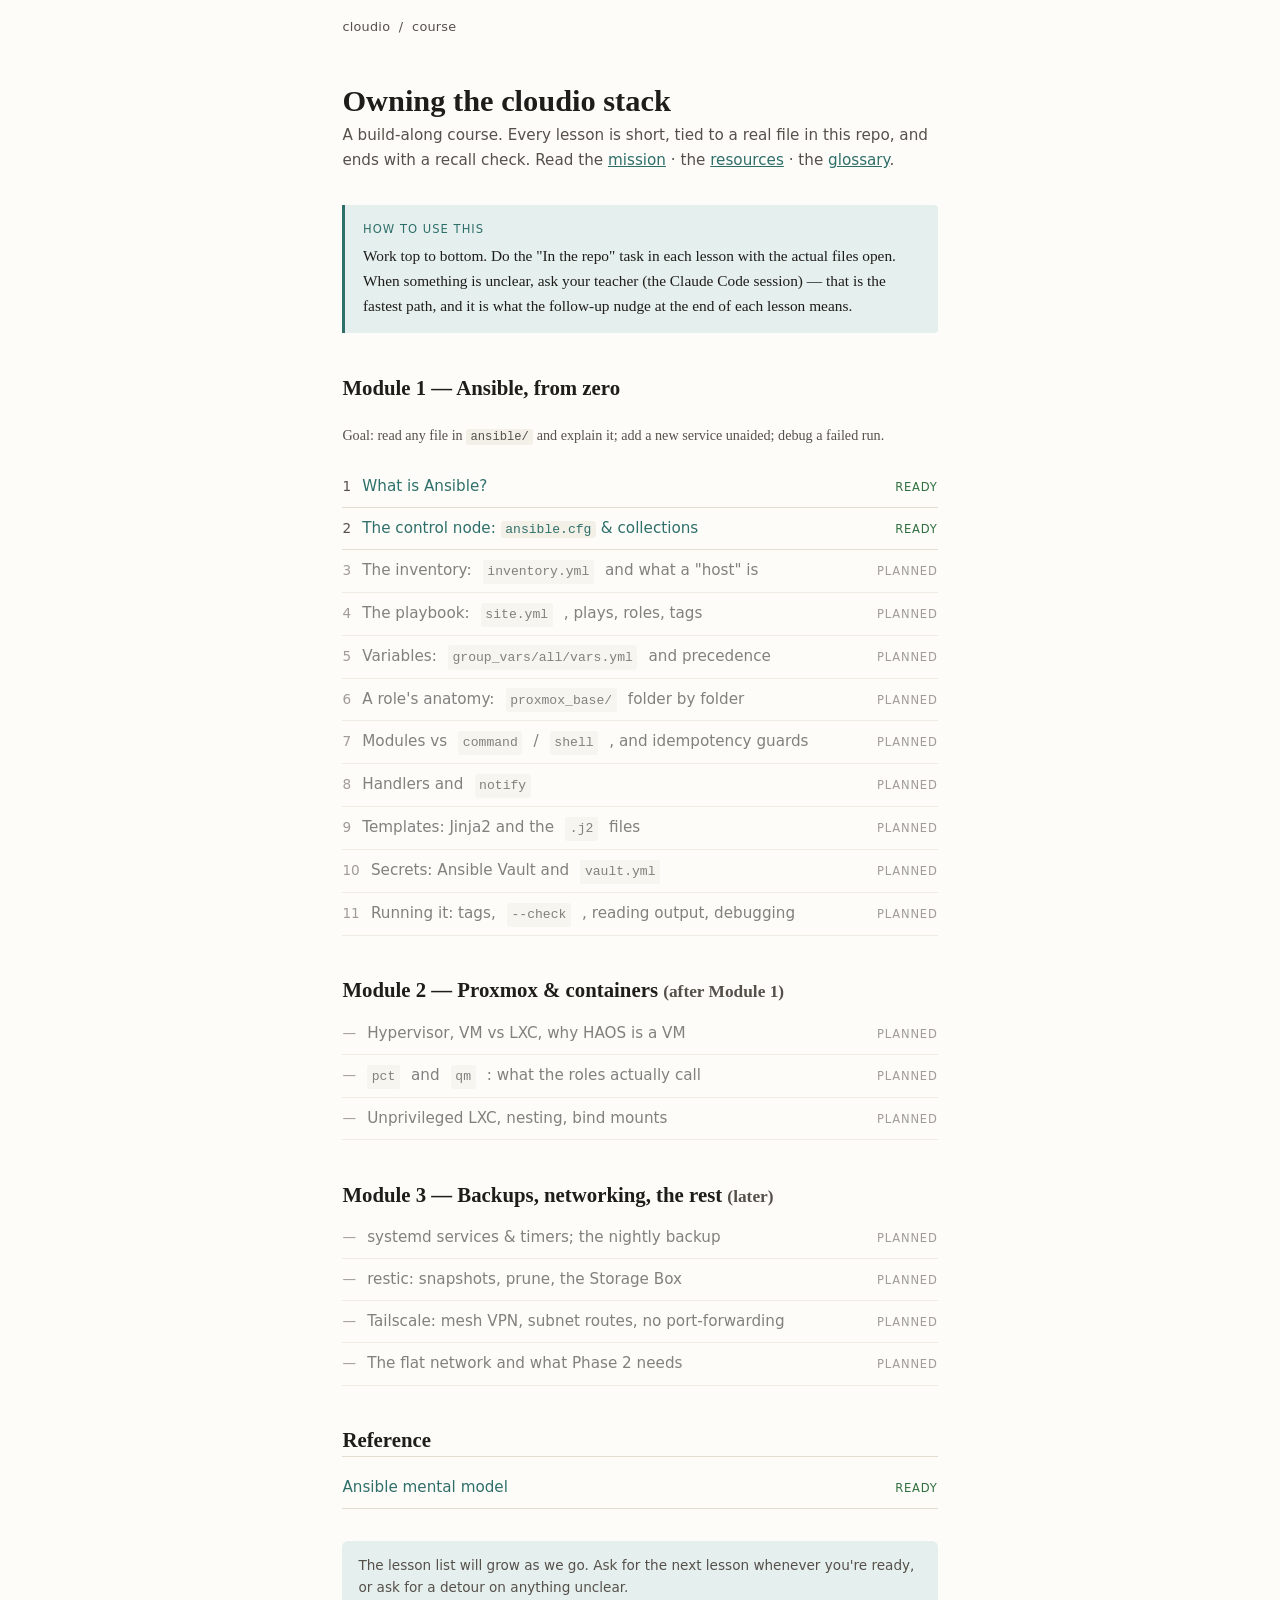
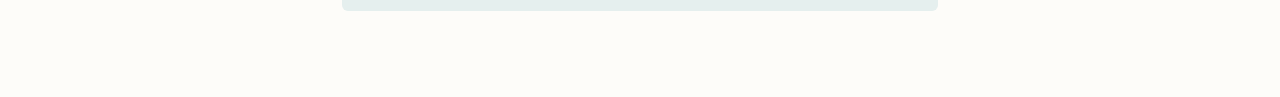
<file: learn/index.html>
<!doctype html>
<html lang="en">
<head>
<meta charset="utf-8">
<meta name="viewport" content="width=device-width, initial-scale=1">
<title>cloudio · course</title>
<link rel="stylesheet" href="assets/course.css">
</head>
<body>
<nav class="crumb">cloudio &nbsp;/&nbsp; course</nav>
<main class="wrap">

<h1>Owning the cloudio stack</h1>
<p class="subtitle">A build-along course. Every lesson is short, tied to a real file
in this repo, and ends with a recall check. Read the
<a href="MISSION.md">mission</a> &middot; the <a href="RESOURCES.md">resources</a>
&middot; the <a href="GLOSSARY.md">glossary</a>.</p>

<div class="callout">
<span class="tag">How to use this</span>
Work top to bottom. Do the "In the repo" task in each lesson with the actual files
open. When something is unclear, ask your teacher (the Claude Code session) — that
is the fastest path, and it is what the follow-up nudge at the end of each lesson
means.
</div>

<ul class="modules">

<li class="module">
<h2>Module 1 — Ansible, from zero</h2>
<p><small>Goal: read any file in <code>ansible/</code> and explain it; add a new
service unaided; debug a failed run.</small></p>
<ul class="lessons">
  <li><span class="num">1</span> <a href="lessons/0001-what-is-ansible.html">What is Ansible?</a> <span class="state ready">ready</span></li>
  <li><span class="num">2</span> <a href="lessons/0002-control-node-ansible-cfg.html">The control node: <code>ansible.cfg</code> &amp; collections</a> <span class="state ready">ready</span></li>
  <li class="planned"><span class="num">3</span> The inventory: <code>inventory.yml</code> and what a "host" is <span class="state">planned</span></li>
  <li class="planned"><span class="num">4</span> The playbook: <code>site.yml</code>, plays, roles, tags <span class="state">planned</span></li>
  <li class="planned"><span class="num">5</span> Variables: <code>group_vars/all/vars.yml</code> and precedence <span class="state">planned</span></li>
  <li class="planned"><span class="num">6</span> A role's anatomy: <code>proxmox_base/</code> folder by folder <span class="state">planned</span></li>
  <li class="planned"><span class="num">7</span> Modules vs <code>command</code>/<code>shell</code>, and idempotency guards <span class="state">planned</span></li>
  <li class="planned"><span class="num">8</span> Handlers and <code>notify</code> <span class="state">planned</span></li>
  <li class="planned"><span class="num">9</span> Templates: Jinja2 and the <code>.j2</code> files <span class="state">planned</span></li>
  <li class="planned"><span class="num">10</span> Secrets: Ansible Vault and <code>vault.yml</code> <span class="state">planned</span></li>
  <li class="planned"><span class="num">11</span> Running it: tags, <code>--check</code>, reading output, debugging <span class="state">planned</span></li>
</ul>
</li>

<li class="module">
<h2>Module 2 — Proxmox &amp; containers <small>(after Module 1)</small></h2>
<ul class="lessons">
  <li class="planned"><span class="num">—</span> Hypervisor, VM vs LXC, why HAOS is a VM <span class="state">planned</span></li>
  <li class="planned"><span class="num">—</span> <code>pct</code> and <code>qm</code>: what the roles actually call <span class="state">planned</span></li>
  <li class="planned"><span class="num">—</span> Unprivileged LXC, nesting, bind mounts <span class="state">planned</span></li>
</ul>
</li>

<li class="module">
<h2>Module 3 — Backups, networking, the rest <small>(later)</small></h2>
<ul class="lessons">
  <li class="planned"><span class="num">—</span> systemd services &amp; timers; the nightly backup <span class="state">planned</span></li>
  <li class="planned"><span class="num">—</span> restic: snapshots, prune, the Storage Box <span class="state">planned</span></li>
  <li class="planned"><span class="num">—</span> Tailscale: mesh VPN, subnet routes, no port-forwarding <span class="state">planned</span></li>
  <li class="planned"><span class="num">—</span> The flat network and what Phase 2 needs <span class="state">planned</span></li>
</ul>
</li>

</ul>

<h2>Reference</h2>
<ul class="lessons">
  <li><a href="reference/ansible-mental-model.html">Ansible mental model</a> <span class="state ready">ready</span></li>
</ul>

<p class="ask">The lesson list will grow as we go. Ask for the next lesson whenever
you're ready, or ask for a detour on anything unclear.</p>

</main>
</body>
</html>
</file>
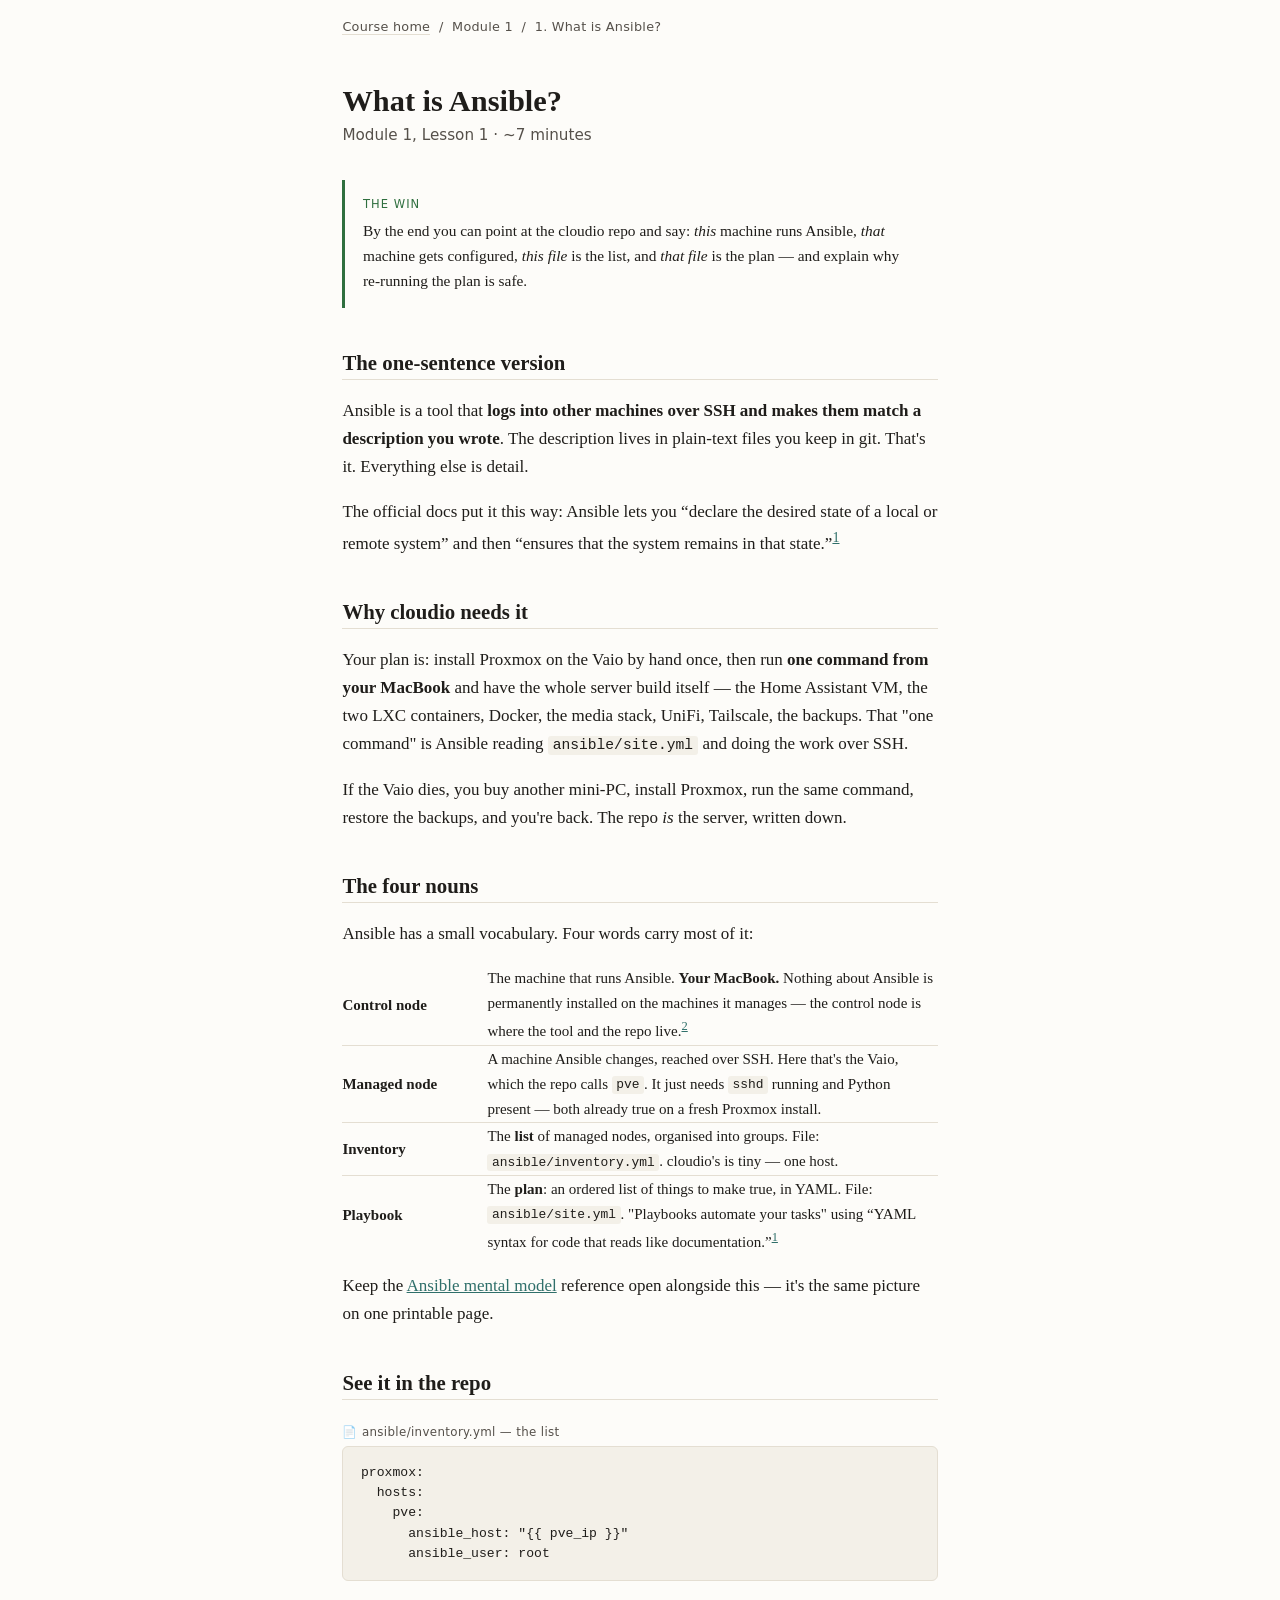
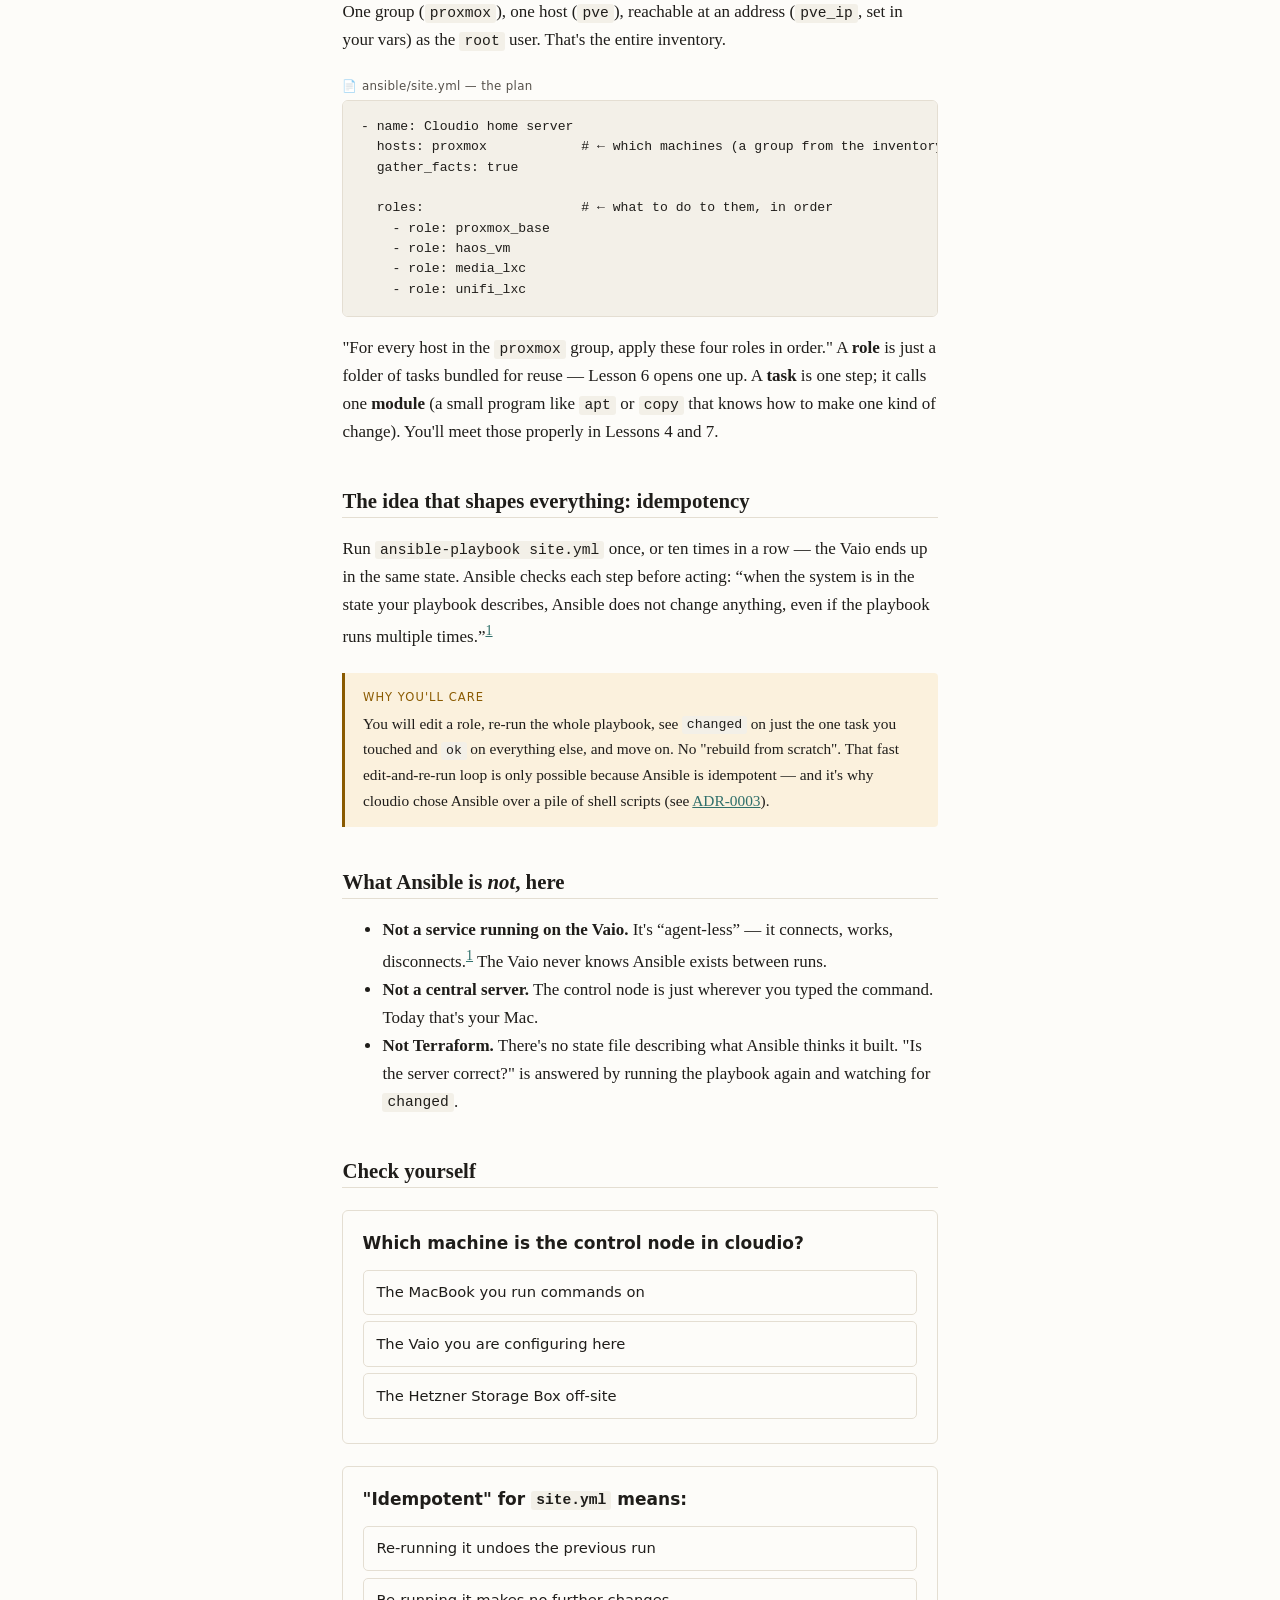
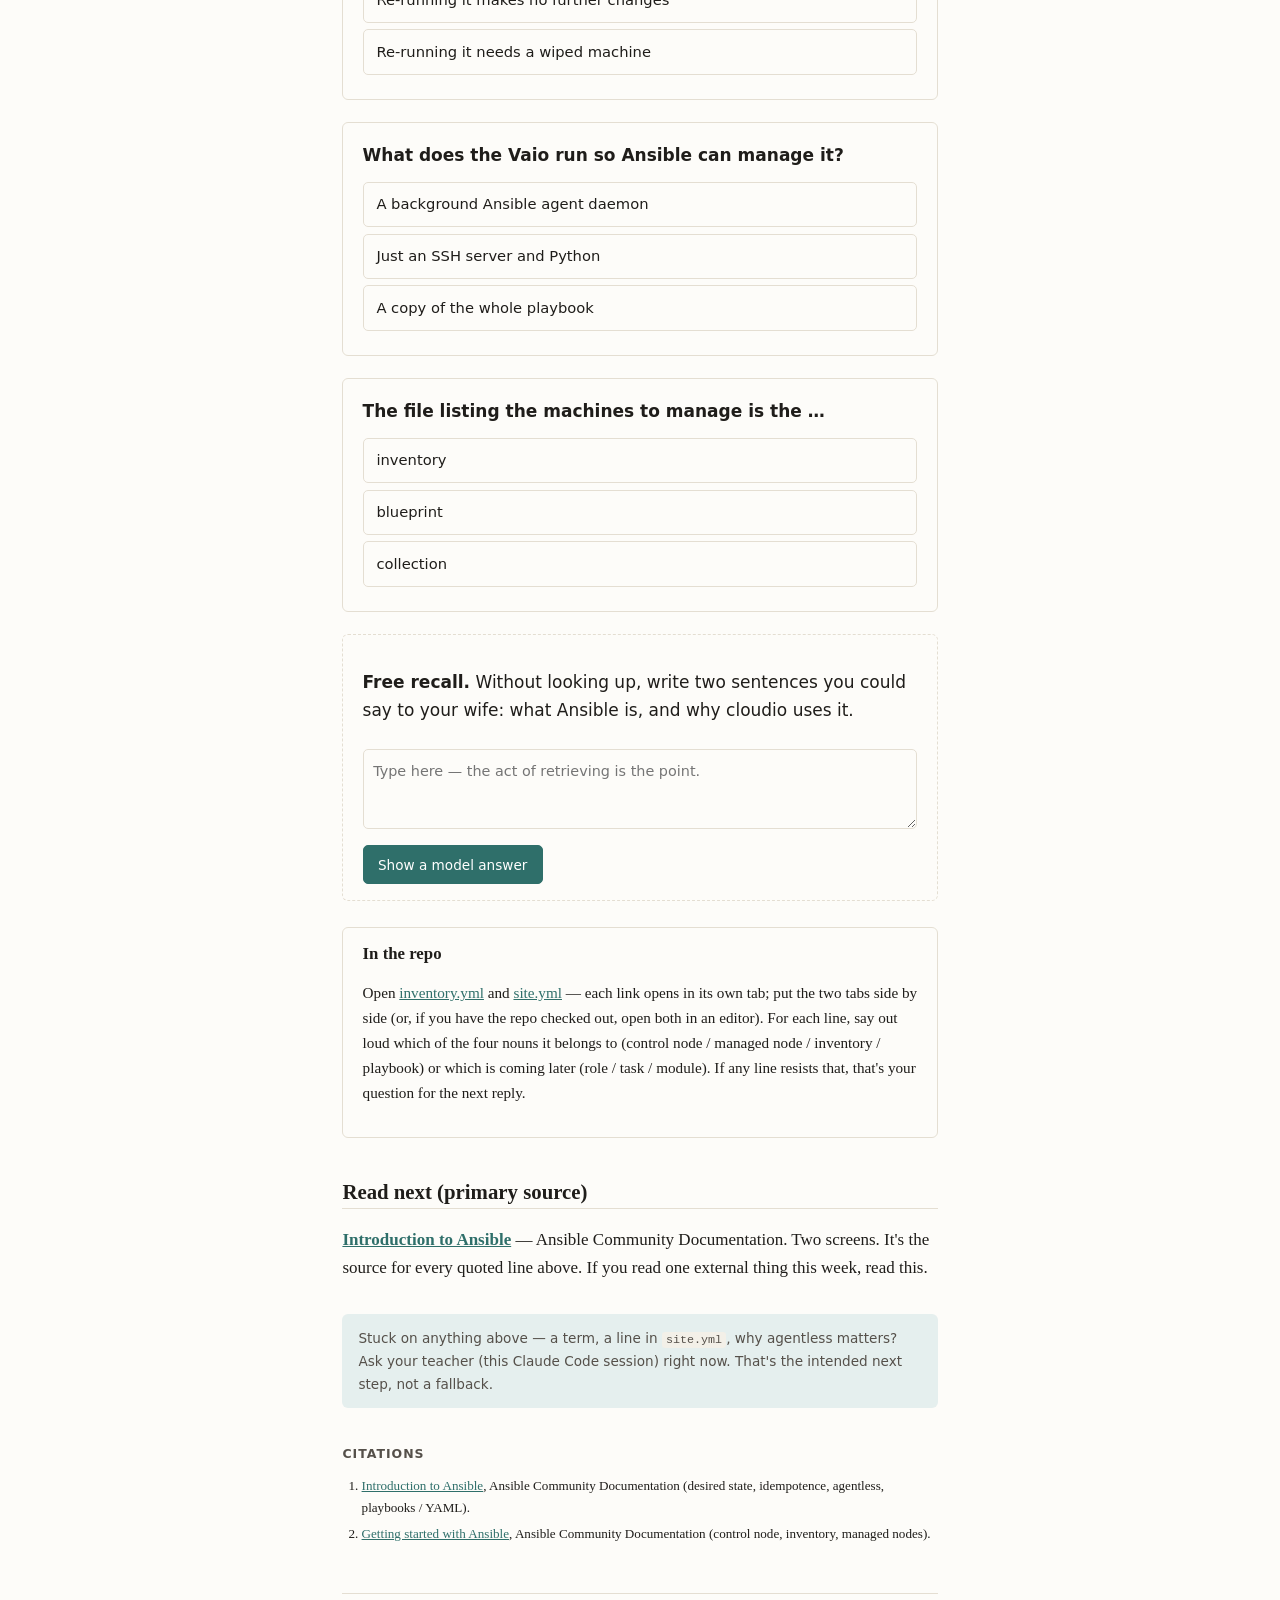
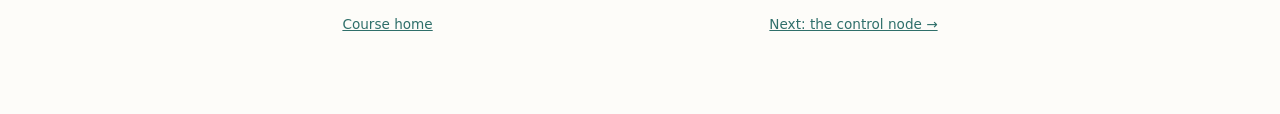
<file: learn/lessons/0001-what-is-ansible.html>
<!doctype html>
<html lang="en">
<head>
<meta charset="utf-8">
<meta name="viewport" content="width=device-width, initial-scale=1">
<title>1 · What is Ansible?</title>
<link rel="stylesheet" href="../assets/course.css">
</head>
<body>
<nav class="crumb"><a href="../index.html">Course home</a> &nbsp;/&nbsp; Module 1 &nbsp;/&nbsp; 1. What is Ansible?</nav>
<main class="wrap">

<h1>What is Ansible?</h1>
<p class="subtitle">Module 1, Lesson 1 &middot; ~7 minutes</p>

<div class="callout win">
<span class="tag">The win</span>
By the end you can point at the cloudio repo and say: <em>this</em> machine runs
Ansible, <em>that</em> machine gets configured, <em>this file</em> is the list, and
<em>that file</em> is the plan — and explain why re-running the plan is safe.
</div>

<h2>The one-sentence version</h2>
<p>
Ansible is a tool that <strong>logs into other machines over SSH and makes them
match a description you wrote</strong>. The description lives in plain-text files
you keep in git. That's it. Everything else is detail.
</p>
<p>
The official docs put it this way: Ansible lets you
&ldquo;declare the desired state of a local or remote system&rdquo; and then
&ldquo;ensures that the system remains in that state.&rdquo;<sup><a href="#c1">1</a></sup>
</p>

<h2>Why cloudio needs it</h2>
<p>
Your plan is: install Proxmox on the Vaio by hand once, then run
<strong>one command from your MacBook</strong> and have the whole server build
itself — the Home Assistant VM, the two LXC containers, Docker, the media stack,
UniFi, Tailscale, the backups. That "one command" is Ansible reading
<code>ansible/site.yml</code> and doing the work over SSH.
</p>
<p>
If the Vaio dies, you buy another mini-PC, install Proxmox, run the same command,
restore the backups, and you're back. The repo <em>is</em> the server, written
down.
</p>

<h2>The four nouns</h2>
<p>Ansible has a small vocabulary. Four words carry most of it:</p>

<table style="width:100%; border-collapse:collapse; font-size:0.94rem; margin:1rem 0;">
<tr style="border-bottom:1px solid var(--rule);">
  <td style="padding:0.5rem 0.7rem 0.5rem 0; width:9rem;"><strong>Control node</strong></td>
  <td>The machine that runs Ansible. <strong>Your MacBook.</strong> Nothing about
  Ansible is permanently installed on the machines it manages — the control node
  is where the tool and the repo live.<sup><a href="#c2">2</a></sup></td>
</tr>
<tr style="border-bottom:1px solid var(--rule);">
  <td style="padding:0.5rem 0.7rem 0.5rem 0;"><strong>Managed node</strong></td>
  <td>A machine Ansible changes, reached over SSH. Here that's the Vaio, which the
  repo calls <code>pve</code>. It just needs <code>sshd</code> running and Python
  present — both already true on a fresh Proxmox install.</td>
</tr>
<tr style="border-bottom:1px solid var(--rule);">
  <td style="padding:0.5rem 0.7rem 0.5rem 0;"><strong>Inventory</strong></td>
  <td>The <strong>list</strong> of managed nodes, organised into groups. File:
  <code>ansible/inventory.yml</code>. cloudio's is tiny — one host.</td>
</tr>
<tr>
  <td style="padding:0.5rem 0.7rem 0.5rem 0;"><strong>Playbook</strong></td>
  <td>The <strong>plan</strong>: an ordered list of things to make true, in YAML.
  File: <code>ansible/site.yml</code>. "Playbooks automate your tasks" using
  &ldquo;YAML syntax for code that reads like documentation.&rdquo;<sup><a href="#c1">1</a></sup></td>
</tr>
</table>

<p>
Keep the
<a href="../reference/ansible-mental-model.html">Ansible mental model</a>
reference open alongside this — it's the same picture on one printable page.
</p>

<h2>See it in the repo</h2>

<p class="filename">ansible/inventory.yml — the list</p>
<pre><code>proxmox:
  hosts:
    pve:
      ansible_host: "{{ pve_ip }}"
      ansible_user: root</code></pre>
<p>
One group (<code>proxmox</code>), one host (<code>pve</code>), reachable at an
address (<code>pve_ip</code>, set in your vars) as the <code>root</code> user.
That's the entire inventory.
</p>

<p class="filename">ansible/site.yml — the plan</p>
<pre><code>- name: Cloudio home server
  hosts: proxmox            # &larr; which machines (a group from the inventory)
  gather_facts: true

  roles:                    # &larr; what to do to them, in order
    - role: proxmox_base
    - role: haos_vm
    - role: media_lxc
    - role: unifi_lxc</code></pre>
<p>
"For every host in the <code>proxmox</code> group, apply these four roles in
order." A <strong>role</strong> is just a folder of tasks bundled for reuse —
Lesson 6 opens one up. A <strong>task</strong> is one step; it calls one
<strong>module</strong> (a small program like <code>apt</code> or <code>copy</code>
that knows how to make one kind of change). You'll meet those properly in
Lessons 4 and 7.
</p>

<h2>The idea that shapes everything: idempotency</h2>
<p>
Run <code>ansible-playbook site.yml</code> once, or ten times in a row — the Vaio
ends up in the same state. Ansible checks each step before acting:
&ldquo;when the system is in the state your playbook describes, Ansible does not
change anything, even if the playbook runs multiple times.&rdquo;<sup><a href="#c1">1</a></sup>
</p>
<div class="callout watch">
<span class="tag">Why you'll care</span>
You will edit a role, re-run the whole playbook, see <code>changed</code> on just
the one task you touched and <code>ok</code> on everything else, and move on. No
"rebuild from scratch". That fast edit-and-re-run loop is only possible because
Ansible is idempotent — and it's why cloudio chose Ansible over a pile of shell
scripts (see <a href="https://github.com/aleromano92/cloudio/blob/master/docs/adr/0003-ansible-only-no-terraform.md">ADR-0003</a>).
</div>

<h2>What Ansible is <em>not</em>, here</h2>
<ul>
<li><strong>Not a service running on the Vaio.</strong> It's &ldquo;agent-less&rdquo;
— it connects, works, disconnects.<sup><a href="#c1">1</a></sup> The Vaio never
knows Ansible exists between runs.</li>
<li><strong>Not a central server.</strong> The control node is just wherever you
typed the command. Today that's your Mac.</li>
<li><strong>Not Terraform.</strong> There's no state file describing what Ansible
thinks it built. "Is the server correct?" is answered by running the playbook
again and watching for <code>changed</code>.</li>
</ul>

<h2>Check yourself</h2>

<div class="quiz" data-explain="The control node is simply where Ansible and the repo live and where you run the command — your MacBook.">
<p class="quiz-q">Which machine is the control node in cloudio?</p>
<button class="quiz-opt" data-correct>The MacBook you run commands on</button>
<button class="quiz-opt">The Vaio you are configuring here</button>
<button class="quiz-opt">The Hetzner Storage Box off-site</button>
<p class="quiz-fb" hidden></p>
</div>

<div class="quiz" data-explain="Idempotent means a repeat run is a no-op where nothing needs changing — the safety property behind the edit-and-re-run loop.">
<p class="quiz-q">"Idempotent" for <code>site.yml</code> means:</p>
<button class="quiz-opt">Re-running it undoes the previous run</button>
<button class="quiz-opt" data-correct>Re-running it makes no further changes</button>
<button class="quiz-opt">Re-running it needs a wiped machine</button>
<p class="quiz-fb" hidden></p>
</div>

<div class="quiz" data-explain="Agentless: the managed node only needs sshd and Python. Nothing Ansible-specific is installed or left running there.">
<p class="quiz-q">What does the Vaio run so Ansible can manage it?</p>
<button class="quiz-opt">A background Ansible agent daemon</button>
<button class="quiz-opt" data-correct>Just an SSH server and Python</button>
<button class="quiz-opt">A copy of the whole playbook</button>
<p class="quiz-fb" hidden></p>
</div>

<div class="quiz" data-explain="The list of managed nodes is the inventory (ansible/inventory.yml). The playbook is the plan; a collection is a bundle of modules.">
<p class="quiz-q">The file listing the machines to manage is the &hellip;</p>
<button class="quiz-opt" data-correct>inventory</button>
<button class="quiz-opt">blueprint</button>
<button class="quiz-opt">collection</button>
<p class="quiz-fb" hidden></p>
</div>

<div class="recall">
<p><strong>Free recall.</strong> Without looking up, write two sentences you could
say to your wife: what Ansible is, and why cloudio uses it.</p>
<textarea placeholder="Type here — the act of retrieving is the point."></textarea>
<button>Show a model answer</button>
<div class="model" hidden>
<p><em>One version:</em> "Ansible is a tool that logs into the server over SSH and
sets it up to match instructions we keep as text files in git. We use it so that
building the whole home server — Home Assistant, the containers, backups — is one
command we can re-run any time, and so we could rebuild it on new hardware in an
afternoon."</p>
</div>
</div>

<div class="repo-task">
<h3>In the repo</h3>
<p>Open
<a href="https://github.com/aleromano92/cloudio/blob/master/ansible/inventory.yml" target="_blank" rel="noopener">inventory.yml</a>
and
<a href="https://github.com/aleromano92/cloudio/blob/master/ansible/site.yml" target="_blank" rel="noopener">site.yml</a>
— each link opens in its own tab; put the two tabs side by side (or, if you have
the repo checked out, open both in an editor). For each line, say out loud which
of the four nouns it belongs to (control node / managed node / inventory /
playbook) or which is coming later (role / task / module). If any line resists
that, that's your question for the next reply.</p>
</div>

<h2>Read next (primary source)</h2>
<p>
<a href="https://docs.ansible.com/projects/ansible/latest/getting_started/introduction.html"><strong>Introduction to Ansible</strong></a>
— Ansible Community Documentation. Two screens. It's the source for every quoted
line above. If you read one external thing this week, read this.
</p>

<p class="ask">
Stuck on anything above — a term, a line in <code>site.yml</code>, why agentless
matters? Ask your teacher (this Claude Code session) right now. That's the
intended next step, not a fallback.
</p>

<div class="citations">
<h3>Citations</h3>
<ol>
<li id="c1"><a href="https://docs.ansible.com/projects/ansible/latest/getting_started/introduction.html">Introduction to Ansible</a>, Ansible Community Documentation (desired state, idempotence, agentless, playbooks / YAML).</li>
<li id="c2"><a href="https://docs.ansible.com/projects/ansible/latest/getting_started/index.html">Getting started with Ansible</a>, Ansible Community Documentation (control node, inventory, managed nodes).</li>
</ol>
</div>

<nav class="lesson-nav">
<a href="../index.html">Course home</a>
<a href="0002-control-node-ansible-cfg.html">Next: the control node &rarr;</a>
</nav>

</main>
<script src="../assets/quiz.js"></script>
</body>
</html>
</file>
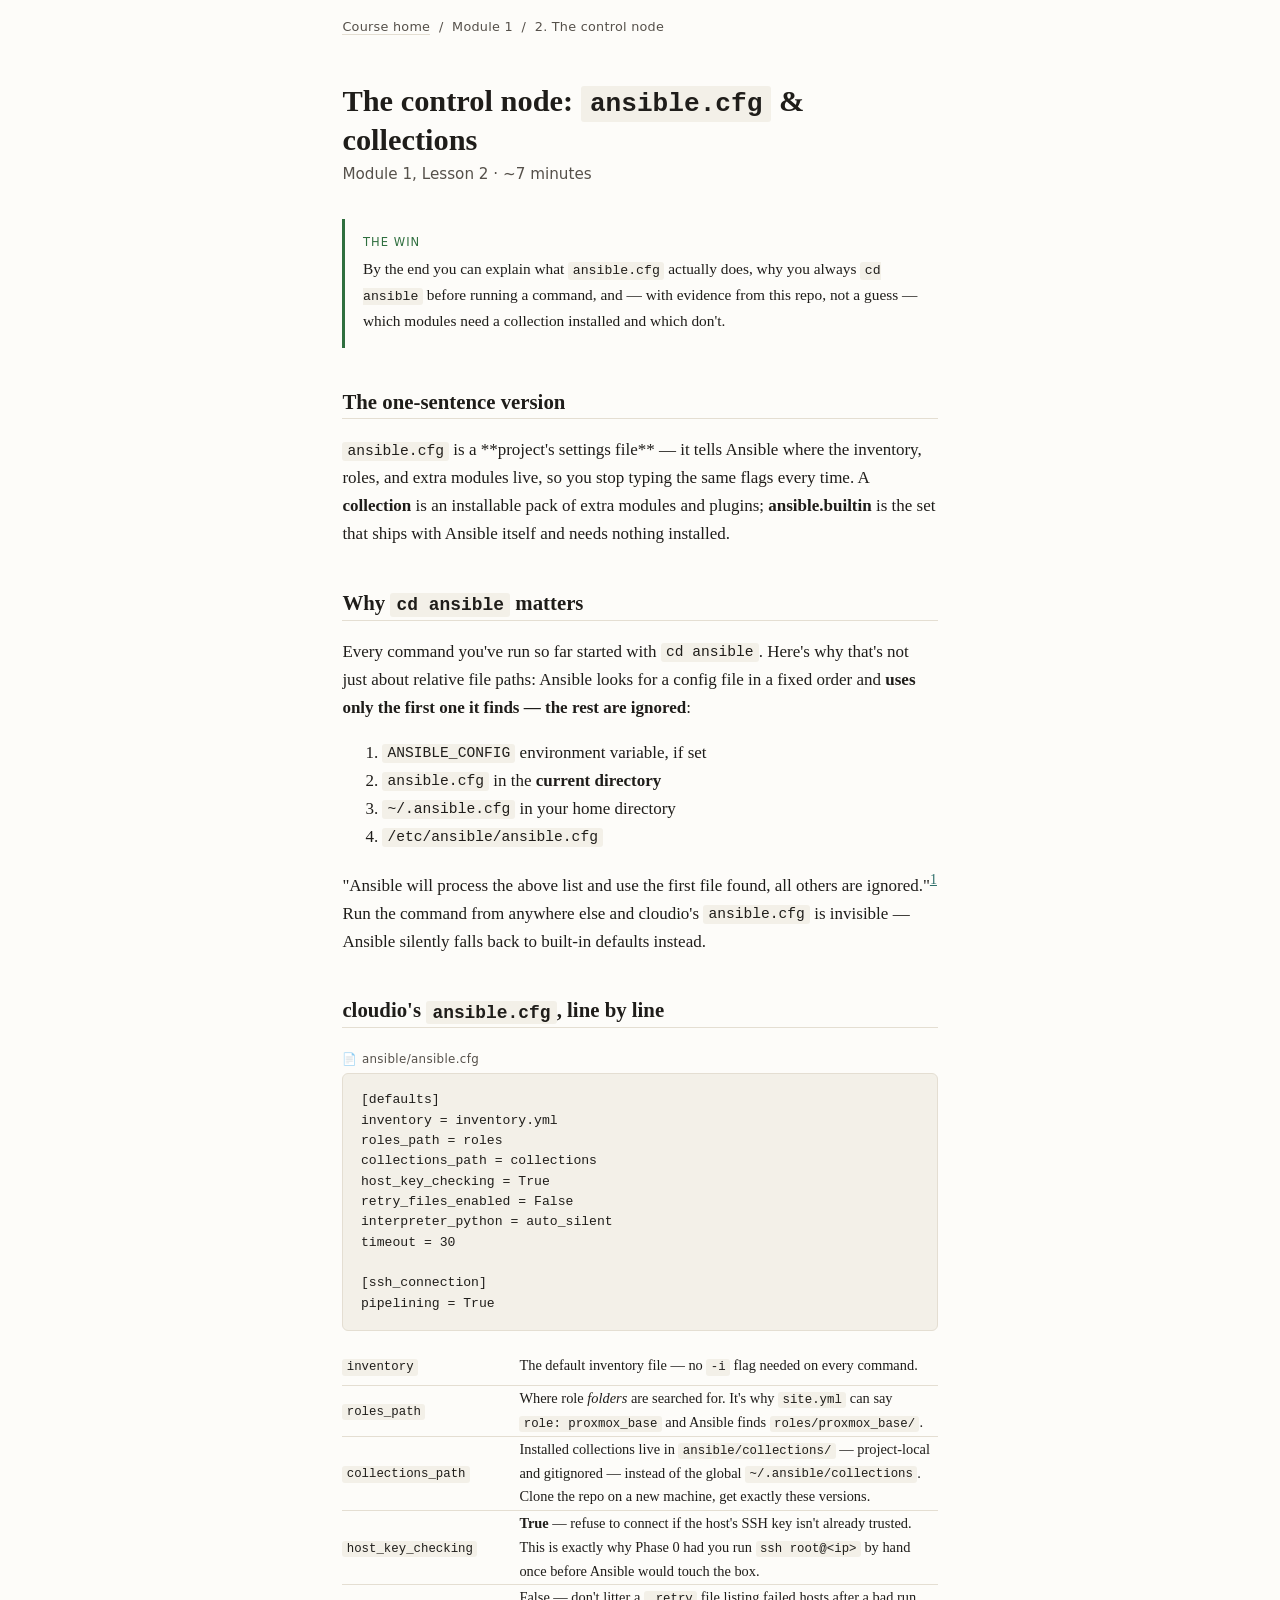
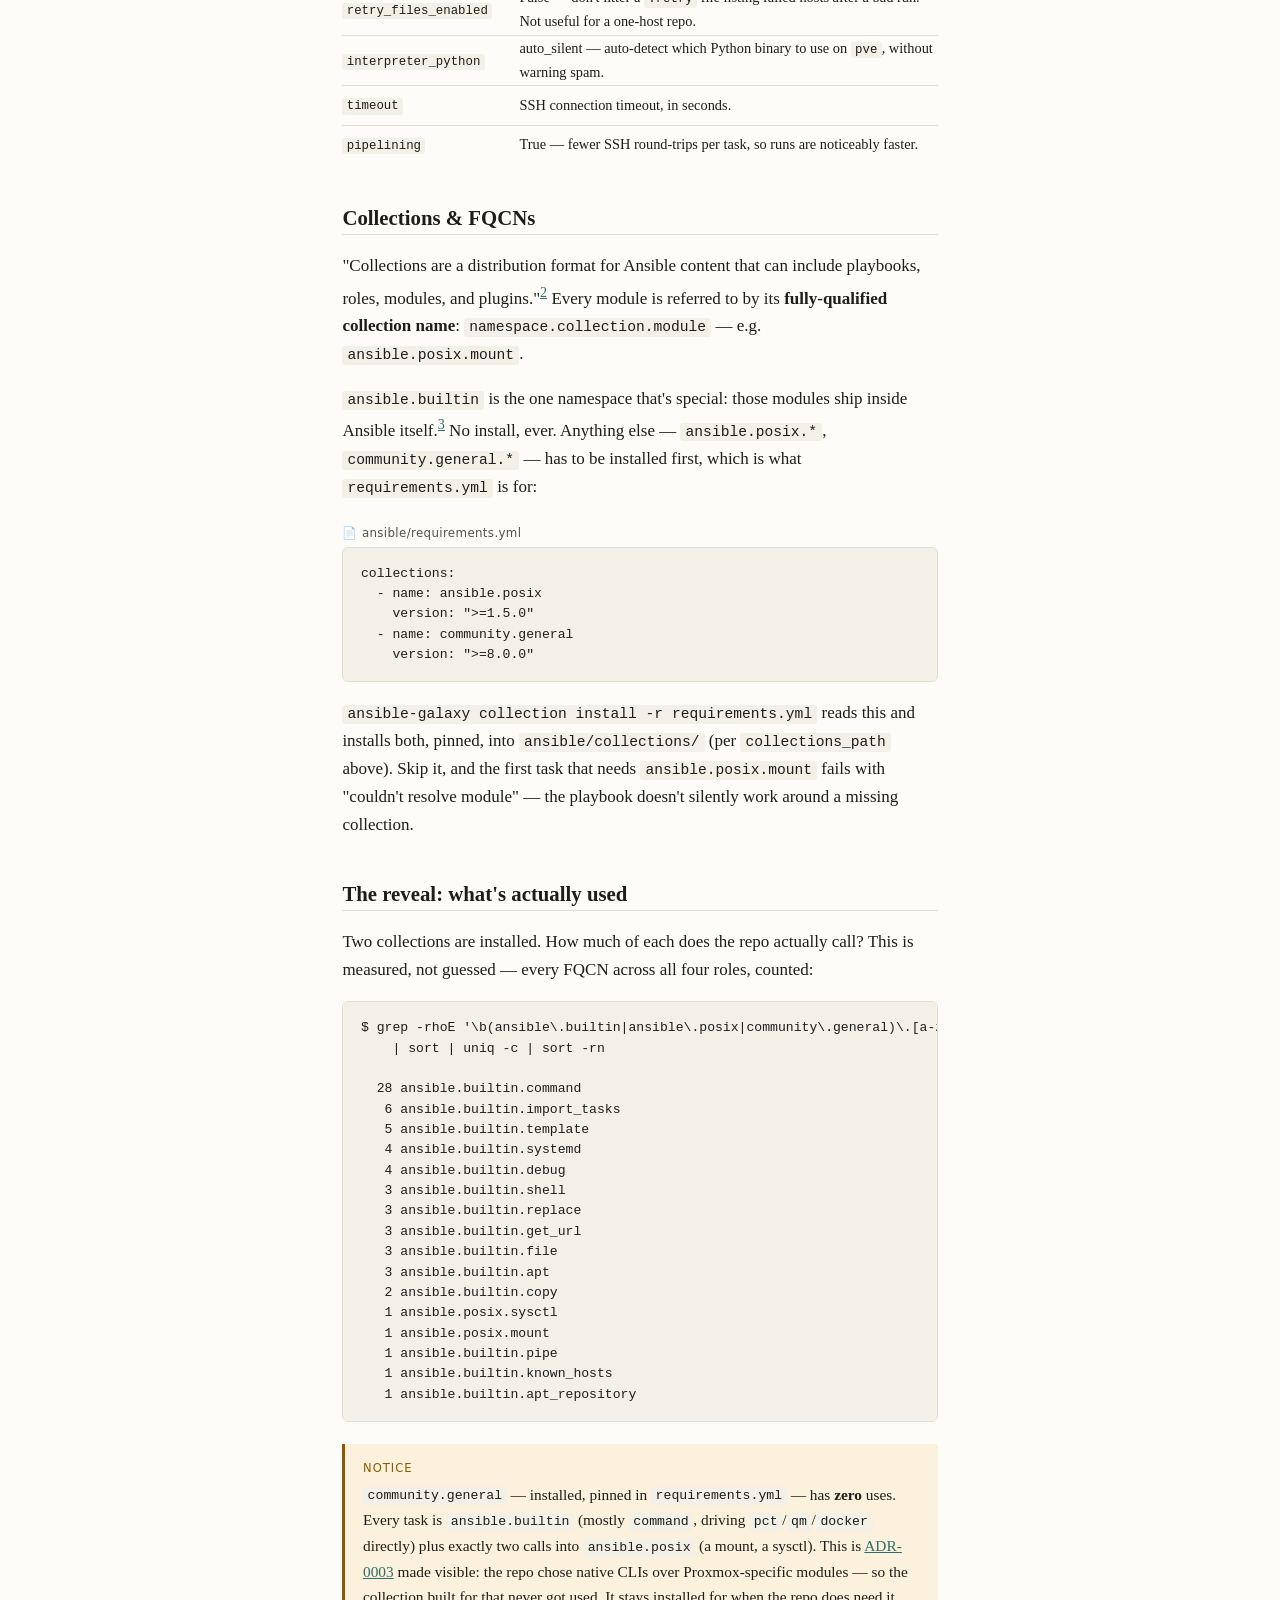
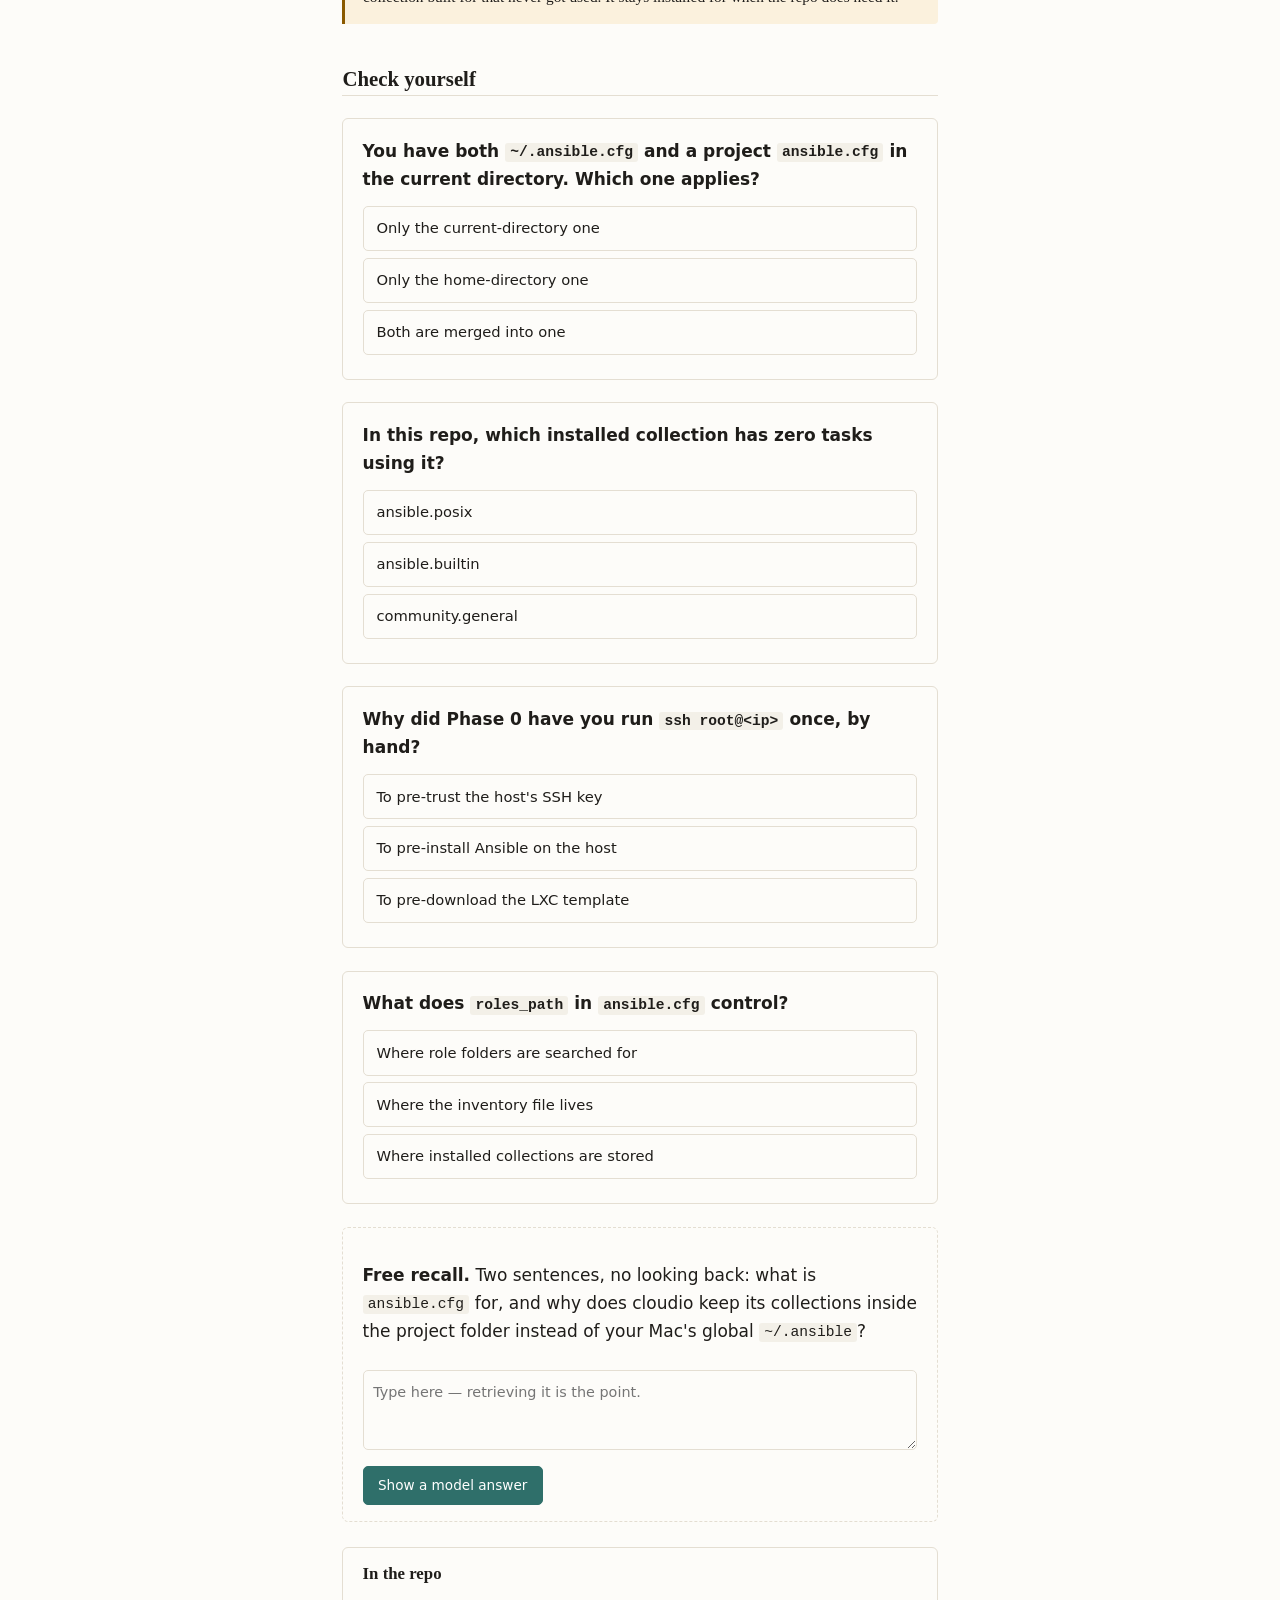
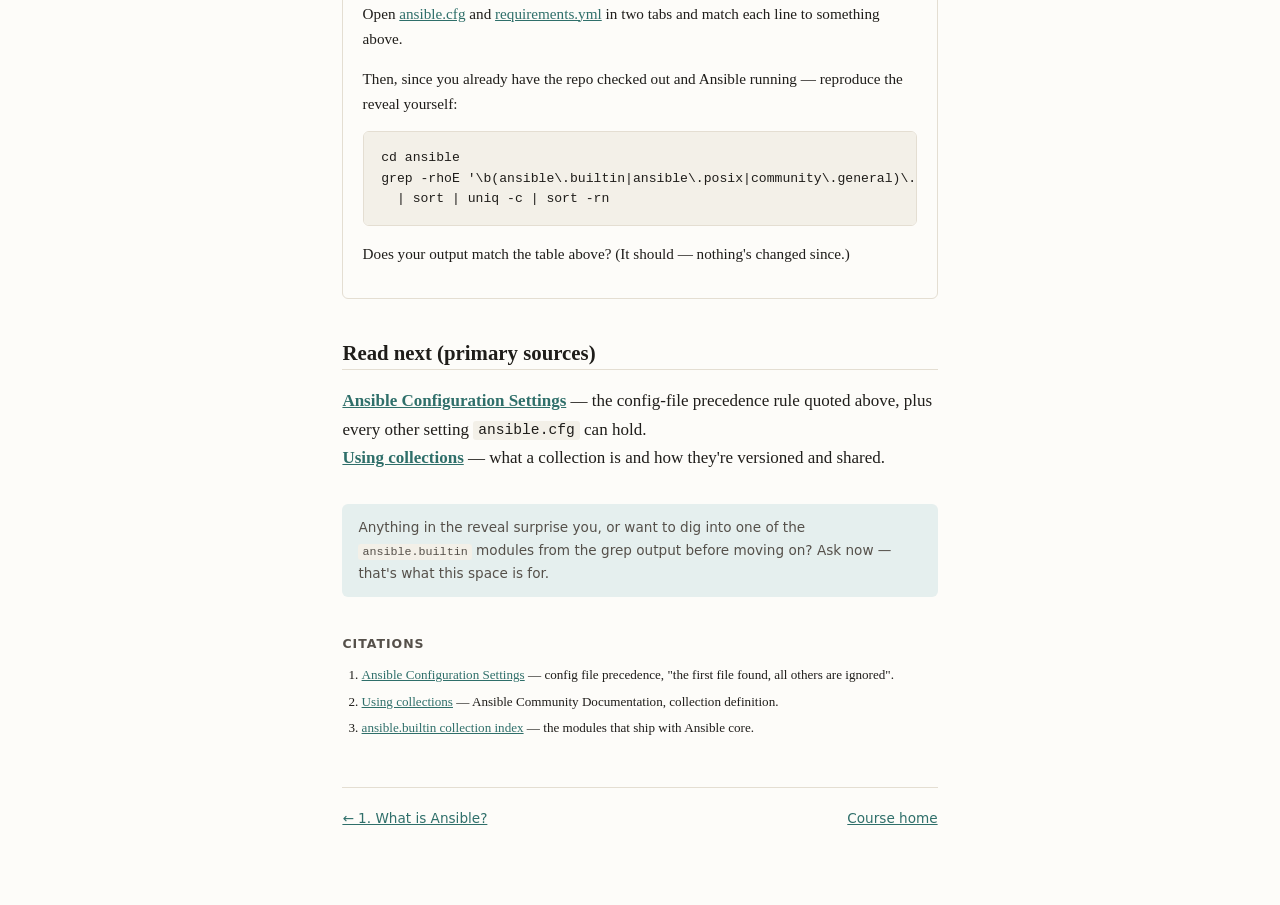
<file: learn/lessons/0002-control-node-ansible-cfg.html>
<!doctype html>
<html lang="en">
<head>
<meta charset="utf-8">
<meta name="viewport" content="width=device-width, initial-scale=1">
<title>2 · The control node</title>
<link rel="stylesheet" href="../assets/course.css">
</head>
<body>
<nav class="crumb"><a href="../index.html">Course home</a> &nbsp;/&nbsp; Module 1 &nbsp;/&nbsp; 2. The control node</nav>
<main class="wrap">

<h1>The control node: <code>ansible.cfg</code> &amp; collections</h1>
<p class="subtitle">Module 1, Lesson 2 &middot; ~7 minutes</p>

<div class="callout win">
<span class="tag">The win</span>
By the end you can explain what <code>ansible.cfg</code> actually does, why you
always <code>cd ansible</code> before running a command, and — with evidence from
this repo, not a guess — which modules need a collection installed and which
don't.
</div>

<h2>The one-sentence version</h2>
<p>
<code>ansible.cfg</code> is a **project's settings file** — it tells Ansible
where the inventory, roles, and extra modules live, so you stop typing the same
flags every time. A <strong>collection</strong> is an installable pack of extra
modules and plugins; <strong>ansible.builtin</strong> is the set that ships with
Ansible itself and needs nothing installed.
</p>

<h2>Why <code>cd ansible</code> matters</h2>
<p>
Every command you've run so far started with <code>cd ansible</code>. Here's why
that's not just about relative file paths: Ansible looks for a config file in a
fixed order and <strong>uses only the first one it finds — the rest are
ignored</strong>:
</p>
<ol>
<li><code>ANSIBLE_CONFIG</code> environment variable, if set</li>
<li><code>ansible.cfg</code> in the <strong>current directory</strong></li>
<li><code>~/.ansible.cfg</code> in your home directory</li>
<li><code>/etc/ansible/ansible.cfg</code></li>
</ol>
<p>
"Ansible will process the above list and use the first file found, all others are
ignored."<sup><a href="#c1">1</a></sup> Run the command from anywhere else and
cloudio's <code>ansible.cfg</code> is invisible — Ansible silently falls back to
built-in defaults instead.
</p>

<h2>cloudio's <code>ansible.cfg</code>, line by line</h2>

<p class="filename">ansible/ansible.cfg</p>
<pre><code>[defaults]
inventory = inventory.yml
roles_path = roles
collections_path = collections
host_key_checking = True
retry_files_enabled = False
interpreter_python = auto_silent
timeout = 30

[ssh_connection]
pipelining = True</code></pre>

<table style="width:100%; border-collapse:collapse; font-size:0.9rem; margin:1rem 0;">
<tr style="border-bottom:1px solid var(--rule);"><td style="padding:0.45rem 0.6rem 0.45rem 0; width:11rem;"><code>inventory</code></td><td>The default inventory file — no <code>-i</code> flag needed on every command.</td></tr>
<tr style="border-bottom:1px solid var(--rule);"><td style="padding:0.45rem 0.6rem 0.45rem 0;"><code>roles_path</code></td><td>Where role <em>folders</em> are searched for. It's why <code>site.yml</code> can say <code>role: proxmox_base</code> and Ansible finds <code>roles/proxmox_base/</code>.</td></tr>
<tr style="border-bottom:1px solid var(--rule);"><td style="padding:0.45rem 0.6rem 0.45rem 0;"><code>collections_path</code></td><td>Installed collections live in <code>ansible/collections/</code> — project-local and gitignored — instead of the global <code>~/.ansible/collections</code>. Clone the repo on a new machine, get exactly these versions.</td></tr>
<tr style="border-bottom:1px solid var(--rule);"><td style="padding:0.45rem 0.6rem 0.45rem 0;"><code>host_key_checking</code></td><td><strong>True</strong> — refuse to connect if the host's SSH key isn't already trusted. This is exactly why Phase 0 had you run <code>ssh root@&lt;ip&gt;</code> by hand once before Ansible would touch the box.</td></tr>
<tr style="border-bottom:1px solid var(--rule);"><td style="padding:0.45rem 0.6rem 0.45rem 0;"><code>retry_files_enabled</code></td><td>False — don't litter a <code>.retry</code> file listing failed hosts after a bad run. Not useful for a one-host repo.</td></tr>
<tr style="border-bottom:1px solid var(--rule);"><td style="padding:0.45rem 0.6rem 0.45rem 0;"><code>interpreter_python</code></td><td>auto_silent — auto-detect which Python binary to use on <code>pve</code>, without warning spam.</td></tr>
<tr style="border-bottom:1px solid var(--rule);"><td style="padding:0.45rem 0.6rem 0.45rem 0;"><code>timeout</code></td><td>SSH connection timeout, in seconds.</td></tr>
<tr><td style="padding:0.45rem 0.6rem 0.45rem 0;"><code>pipelining</code></td><td>True — fewer SSH round-trips per task, so runs are noticeably faster.</td></tr>
</table>

<h2>Collections &amp; FQCNs</h2>
<p>
"Collections are a distribution format for Ansible content that can include
playbooks, roles, modules, and plugins."<sup><a href="#c2">2</a></sup> Every module
is referred to by its <strong>fully-qualified collection name</strong>:
<code>namespace.collection.module</code> — e.g. <code>ansible.posix.mount</code>.
</p>
<p>
<code>ansible.builtin</code> is the one namespace that's special: those modules
ship inside Ansible itself.<sup><a href="#c3">3</a></sup> No install, ever. Anything
else — <code>ansible.posix.*</code>, <code>community.general.*</code> — has to be
installed first, which is what <code>requirements.yml</code> is for:
</p>

<p class="filename">ansible/requirements.yml</p>
<pre><code>collections:
  - name: ansible.posix
    version: ">=1.5.0"
  - name: community.general
    version: ">=8.0.0"</code></pre>

<p>
<code>ansible-galaxy collection install -r requirements.yml</code> reads this and
installs both, pinned, into <code>ansible/collections/</code> (per
<code>collections_path</code> above). Skip it, and the first task that needs
<code>ansible.posix.mount</code> fails with "couldn't resolve module" — the
playbook doesn't silently work around a missing collection.
</p>

<h2>The reveal: what's actually used</h2>
<p>
Two collections are installed. How much of each does the repo actually call? This
is measured, not guessed — every FQCN across all four roles, counted:
</p>
<pre><code>$ grep -rhoE '\b(ansible\.builtin|ansible\.posix|community\.general)\.[a-zA-Z_]+' roles/ \
    | sort | uniq -c | sort -rn

  28 ansible.builtin.command
   6 ansible.builtin.import_tasks
   5 ansible.builtin.template
   4 ansible.builtin.systemd
   4 ansible.builtin.debug
   3 ansible.builtin.shell
   3 ansible.builtin.replace
   3 ansible.builtin.get_url
   3 ansible.builtin.file
   3 ansible.builtin.apt
   2 ansible.builtin.copy
   1 ansible.posix.sysctl
   1 ansible.posix.mount
   1 ansible.builtin.pipe
   1 ansible.builtin.known_hosts
   1 ansible.builtin.apt_repository
</code></pre>
<div class="callout watch">
<span class="tag">Notice</span>
<code>community.general</code> — installed, pinned in <code>requirements.yml</code> —
has <strong>zero</strong> uses. Every task is <code>ansible.builtin</code> (mostly
<code>command</code>, driving <code>pct</code>/<code>qm</code>/<code>docker</code>
directly) plus exactly two calls into <code>ansible.posix</code> (a mount, a
sysctl). This is <a href="https://github.com/aleromano92/cloudio/blob/master/docs/adr/0003-ansible-only-no-terraform.md">ADR-0003</a>
made visible: the repo chose native CLIs over Proxmox-specific modules — so the
collection built for that never got used. It stays installed for when the repo
does need it.
</div>

<h2>Check yourself</h2>

<div class="quiz" data-explain="Only the first config file Ansible finds is used — the rest are ignored outright, never merged.">
<p class="quiz-q">You have both <code>~/.ansible.cfg</code> and a project <code>ansible.cfg</code> in the current directory. Which one applies?</p>
<button class="quiz-opt" data-correct>Only the current-directory one</button>
<button class="quiz-opt">Only the home-directory one</button>
<button class="quiz-opt">Both are merged into one</button>
<p class="quiz-fb" hidden></p>
</div>

<div class="quiz" data-explain="community.general is installed per requirements.yml but zero tasks in the repo actually reference it — every module call is ansible.builtin plus two ansible.posix ones.">
<p class="quiz-q">In this repo, which installed collection has zero tasks using it?</p>
<button class="quiz-opt">ansible.posix</button>
<button class="quiz-opt">ansible.builtin</button>
<button class="quiz-opt" data-correct>community.general</button>
<p class="quiz-fb" hidden></p>
</div>

<div class="quiz" data-explain="host_key_checking = True refuses to connect to an untrusted host key — so you had to accept it by hand once, the normal way SSH works, before Ansible's first connection.">
<p class="quiz-q">Why did Phase 0 have you run <code>ssh root@&lt;ip&gt;</code> once, by hand?</p>
<button class="quiz-opt" data-correct>To pre-trust the host's SSH key</button>
<button class="quiz-opt">To pre-install Ansible on the host</button>
<button class="quiz-opt">To pre-download the LXC template</button>
<p class="quiz-fb" hidden></p>
</div>

<div class="quiz" data-explain="roles_path is the search path for role folders — it's what lets site.yml say `role: proxmox_base` and have Ansible find roles/proxmox_base/. inventory and collections_path do the analogous job for the other two.">
<p class="quiz-q">What does <code>roles_path</code> in <code>ansible.cfg</code> control?</p>
<button class="quiz-opt" data-correct>Where role folders are searched for</button>
<button class="quiz-opt">Where the inventory file lives</button>
<button class="quiz-opt">Where installed collections are stored</button>
<p class="quiz-fb" hidden></p>
</div>

<div class="recall">
<p><strong>Free recall.</strong> Two sentences, no looking back: what is
<code>ansible.cfg</code> for, and why does cloudio keep its collections inside the
project folder instead of your Mac's global <code>~/.ansible</code>?</p>
<textarea placeholder="Type here — retrieving it is the point."></textarea>
<button>Show a model answer</button>
<div class="model" hidden>
<p><em>One version:</em> "ansible.cfg is the project's settings file — it tells
Ansible where to find the inventory, the roles, and the installed extra modules,
so we don't retype those paths every run. We keep the extra modules inside the
project folder, not a global one, so cloning this repo onto any machine gets the
exact pinned versions it needs — not whatever happens to already be installed."</p>
</div>
</div>

<div class="repo-task">
<h3>In the repo</h3>
<p>Open
<a href="https://github.com/aleromano92/cloudio/blob/master/ansible/ansible.cfg" target="_blank" rel="noopener">ansible.cfg</a>
and
<a href="https://github.com/aleromano92/cloudio/blob/master/ansible/requirements.yml" target="_blank" rel="noopener">requirements.yml</a>
in two tabs and match each line to something above.</p>
<p>Then, since you already have the repo checked out and Ansible running — reproduce
the reveal yourself:</p>
<pre><code>cd ansible
grep -rhoE '\b(ansible\.builtin|ansible\.posix|community\.general)\.[a-zA-Z_]+' roles/ \
  | sort | uniq -c | sort -rn</code></pre>
<p>Does your output match the table above? (It should — nothing's changed since.)</p>
</div>

<h2>Read next (primary sources)</h2>
<p>
<a href="https://docs.ansible.com/ansible/latest/reference_appendices/config.html"><strong>Ansible Configuration Settings</strong></a>
— the config-file precedence rule quoted above, plus every other setting
<code>ansible.cfg</code> can hold.<br>
<a href="https://docs.ansible.com/ansible/latest/collections_guide/index.html"><strong>Using collections</strong></a>
— what a collection is and how they're versioned and shared.
</p>

<p class="ask">
Anything in the reveal surprise you, or want to dig into one of the
<code>ansible.builtin</code> modules from the grep output before moving on? Ask now
— that's what this space is for.
</p>

<div class="citations">
<h3>Citations</h3>
<ol>
<li id="c1"><a href="https://docs.ansible.com/ansible/latest/reference_appendices/config.html">Ansible Configuration Settings</a> — config file precedence, "the first file found, all others are ignored".</li>
<li id="c2"><a href="https://docs.ansible.com/ansible/latest/collections_guide/index.html">Using collections</a> — Ansible Community Documentation, collection definition.</li>
<li id="c3"><a href="https://docs.ansible.com/ansible/latest/collections/ansible/builtin/index.html">ansible.builtin collection index</a> — the modules that ship with Ansible core.</li>
</ol>
</div>

<nav class="lesson-nav">
<a href="0001-what-is-ansible.html">&larr; 1. What is Ansible?</a>
<a href="../index.html">Course home</a>
</nav>

</main>
<script src="../assets/quiz.js"></script>
</body>
</html>
</file>
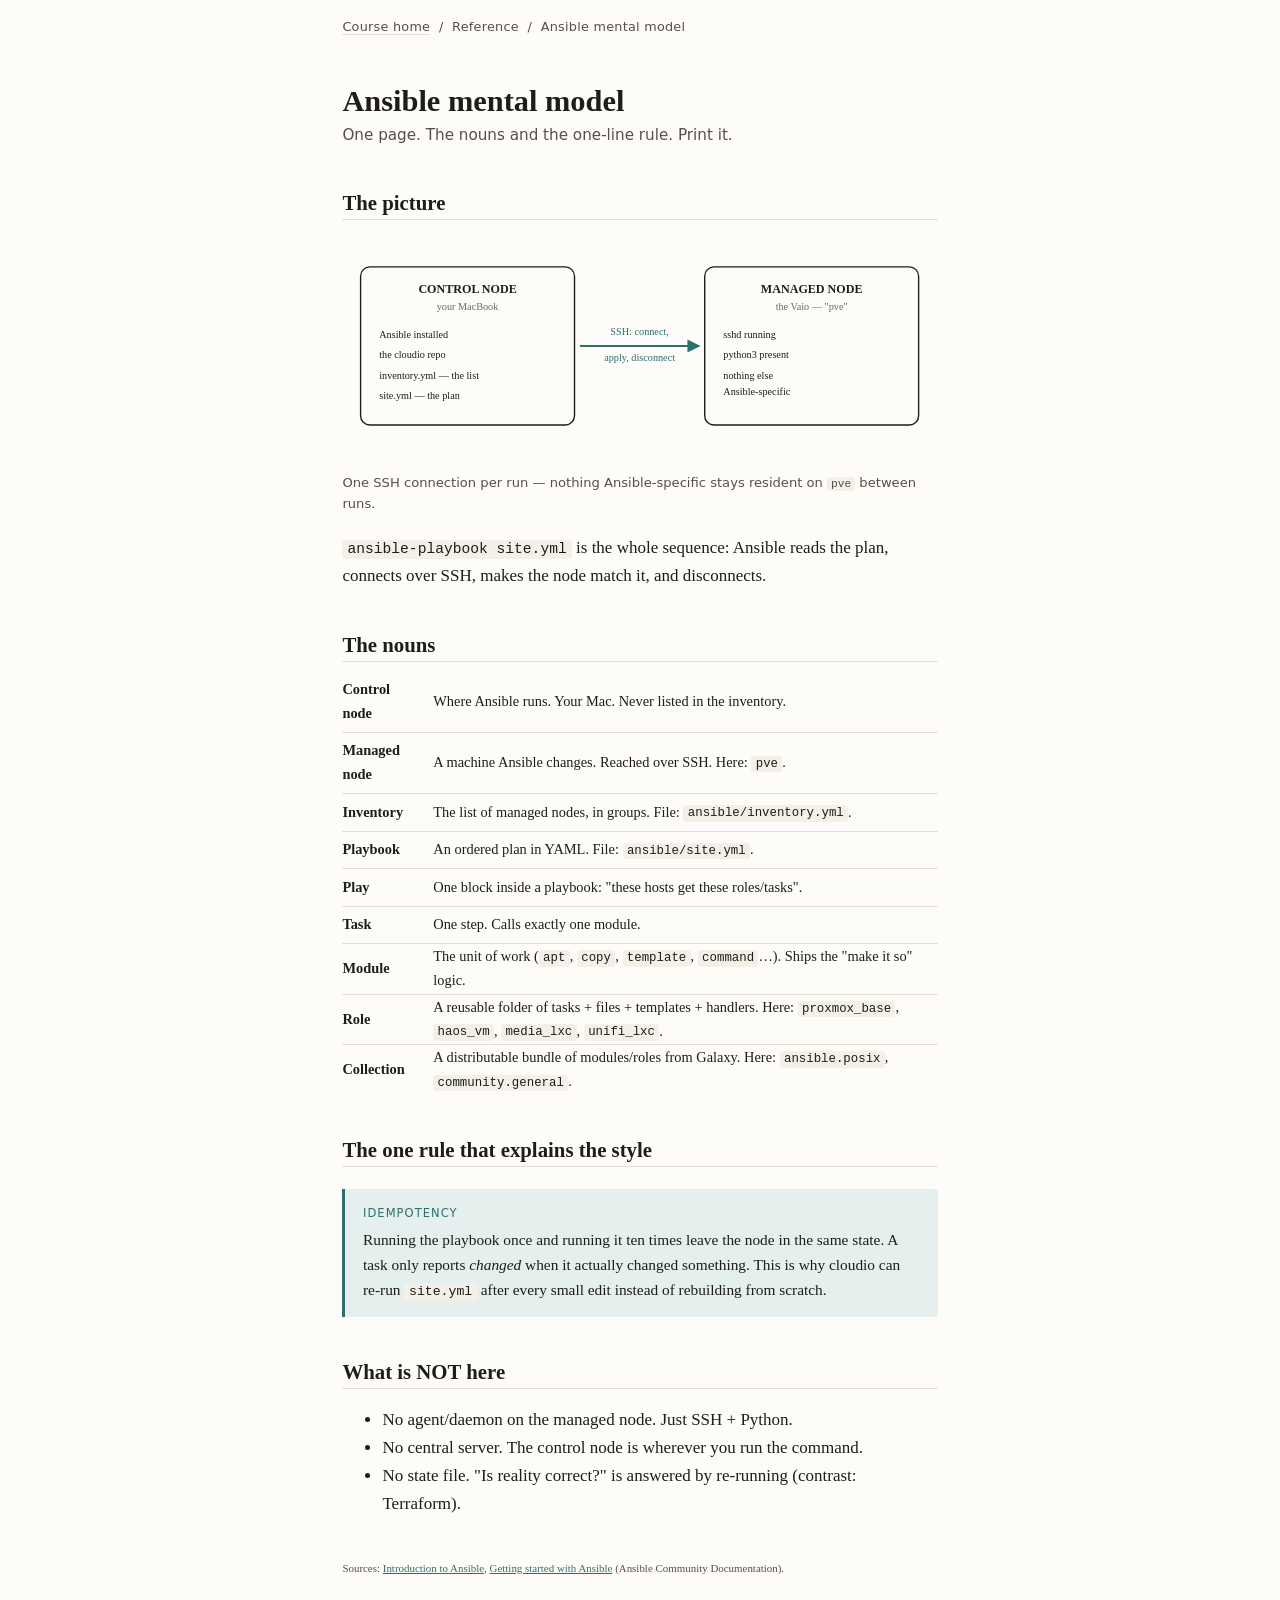
<file: learn/reference/ansible-mental-model.html>
<!doctype html>
<html lang="en">
<head>
<meta charset="utf-8">
<meta name="viewport" content="width=device-width, initial-scale=1">
<title>Reference · Ansible mental model</title>
<link rel="stylesheet" href="../assets/course.css">
</head>
<body>
<nav class="crumb"><a href="../index.html">Course home</a> &nbsp;/&nbsp; Reference &nbsp;/&nbsp; Ansible mental model</nav>
<main class="wrap">

<h1>Ansible mental model</h1>
<p class="subtitle">One page. The nouns and the one-line rule. Print it.</p>

<h2>The picture</h2>

<figure style="margin:1.2rem 0;">
<svg viewBox="0 0 640 230" role="img" style="width:100%; height:auto; color:var(--ink);"
     aria-label="The control node, your MacBook, holds Ansible, the cloudio repo, the inventory and the playbook. It connects to the managed node, the Vaio named pve, over one SSH connection per run — connect, apply, disconnect. The managed node runs nothing but sshd and Python; no Ansible process stays resident there between runs.">
  <defs>
    <marker id="mm-arrow" viewBox="0 0 10 10" refX="9" refY="5" markerWidth="7" markerHeight="7" orient="auto-start-reverse">
      <path d="M0,0 L10,5 L0,10 z" style="fill:var(--accent);"/>
    </marker>
  </defs>

  <rect x="20" y="30" width="230" height="170" rx="10" fill="none" stroke="currentColor" stroke-width="1.5"/>
  <text x="135" y="58" text-anchor="middle" font-size="13" font-weight="600" fill="currentColor">CONTROL NODE</text>
  <text x="135" y="76" text-anchor="middle" font-size="11" fill="currentColor" opacity="0.65">your MacBook</text>
  <text x="40" y="106" font-size="11" fill="currentColor">Ansible installed</text>
  <text x="40" y="128" font-size="11" fill="currentColor">the cloudio repo</text>
  <text x="40" y="150" font-size="11" fill="currentColor">inventory.yml — the list</text>
  <text x="40" y="172" font-size="11" fill="currentColor">site.yml — the plan</text>

  <rect x="390" y="30" width="230" height="170" rx="10" fill="none" stroke="currentColor" stroke-width="1.5"/>
  <text x="505" y="58" text-anchor="middle" font-size="13" font-weight="600" fill="currentColor">MANAGED NODE</text>
  <text x="505" y="76" text-anchor="middle" font-size="11" fill="currentColor" opacity="0.65">the Vaio — &quot;pve&quot;</text>
  <text x="410" y="106" font-size="11" fill="currentColor">sshd running</text>
  <text x="410" y="128" font-size="11" fill="currentColor">python3 present</text>
  <text x="410" y="150" font-size="11" fill="currentColor">nothing else</text>
  <text x="410" y="168" font-size="11" fill="currentColor">Ansible-specific</text>

  <line x1="256" y1="115" x2="384" y2="115" style="stroke:var(--accent); stroke-width:2;" marker-end="url(#mm-arrow)"/>
  <text x="320" y="103" text-anchor="middle" font-size="11" style="fill:var(--accent);">SSH: connect,</text>
  <text x="320" y="131" text-anchor="middle" font-size="11" style="fill:var(--accent);">apply, disconnect</text>
</svg>
<figcaption style="font-family:ui-sans-serif,system-ui,sans-serif; font-size:0.82rem; color:var(--ink-soft); margin-top:0.6rem;">
One SSH connection per run — nothing Ansible-specific stays resident on <code>pve</code> between runs.
</figcaption>
</figure>

<p><code>ansible-playbook site.yml</code> is the whole sequence: Ansible reads the
plan, connects over SSH, makes the node match it, and disconnects.</p>

<h2>The nouns</h2>
<table style="width:100%; border-collapse:collapse; font-size:0.9rem;">
<tr style="border-bottom:1px solid var(--rule);"><td style="padding:0.4rem 0.6rem 0.4rem 0;"><strong>Control node</strong></td><td>Where Ansible runs. Your Mac. Never listed in the inventory.</td></tr>
<tr style="border-bottom:1px solid var(--rule);"><td style="padding:0.4rem 0.6rem 0.4rem 0;"><strong>Managed node</strong></td><td>A machine Ansible changes. Reached over SSH. Here: <code>pve</code>.</td></tr>
<tr style="border-bottom:1px solid var(--rule);"><td style="padding:0.4rem 0.6rem 0.4rem 0;"><strong>Inventory</strong></td><td>The list of managed nodes, in groups. File: <code>ansible/inventory.yml</code>.</td></tr>
<tr style="border-bottom:1px solid var(--rule);"><td style="padding:0.4rem 0.6rem 0.4rem 0;"><strong>Playbook</strong></td><td>An ordered plan in YAML. File: <code>ansible/site.yml</code>.</td></tr>
<tr style="border-bottom:1px solid var(--rule);"><td style="padding:0.4rem 0.6rem 0.4rem 0;"><strong>Play</strong></td><td>One block inside a playbook: "these hosts get these roles/tasks".</td></tr>
<tr style="border-bottom:1px solid var(--rule);"><td style="padding:0.4rem 0.6rem 0.4rem 0;"><strong>Task</strong></td><td>One step. Calls exactly one module.</td></tr>
<tr style="border-bottom:1px solid var(--rule);"><td style="padding:0.4rem 0.6rem 0.4rem 0;"><strong>Module</strong></td><td>The unit of work (<code>apt</code>, <code>copy</code>, <code>template</code>, <code>command</code>…). Ships the "make it so" logic.</td></tr>
<tr style="border-bottom:1px solid var(--rule);"><td style="padding:0.4rem 0.6rem 0.4rem 0;"><strong>Role</strong></td><td>A reusable folder of tasks + files + templates + handlers. Here: <code>proxmox_base</code>, <code>haos_vm</code>, <code>media_lxc</code>, <code>unifi_lxc</code>.</td></tr>
<tr><td style="padding:0.4rem 0.6rem 0.4rem 0;"><strong>Collection</strong></td><td>A distributable bundle of modules/roles from Galaxy. Here: <code>ansible.posix</code>, <code>community.general</code>.</td></tr>
</table>

<h2>The one rule that explains the style</h2>
<div class="callout">
<span class="tag">Idempotency</span>
Running the playbook once and running it ten times leave the node in the same
state. A task only reports <em>changed</em> when it actually changed something.
This is why cloudio can re-run <code>site.yml</code> after every small edit
instead of rebuilding from scratch.
</div>

<h2>What is NOT here</h2>
<ul>
<li>No agent/daemon on the managed node. Just SSH + Python.</li>
<li>No central server. The control node is wherever you run the command.</li>
<li>No state file. "Is reality correct?" is answered by re-running (contrast: Terraform).</li>
</ul>

<p class="citations"><small>Sources:
<a href="https://docs.ansible.com/projects/ansible/latest/getting_started/introduction.html">Introduction to Ansible</a>,
<a href="https://docs.ansible.com/projects/ansible/latest/getting_started/index.html">Getting started with Ansible</a>
(Ansible Community Documentation).</small></p>

</main>
</body>
</html>
</file>
<file: learn/assets/course.css>
:root {
  --paper: #fdfcf9;
  --ink: #1f1d1a;
  --ink-soft: #55504a;
  --rule: #e4ded2;
  --accent: #2f6f6a;
  --accent-soft: #e5efee;
  --warn: #8a5a00;
  --warn-soft: #fbf1dd;
  --good: #2f6f3f;
  --bad: #a23b3b;
  --code-bg: #f3f0e8;
  --measure: 40rem;
}

@media (prefers-color-scheme: dark) {
  :root {
    --paper: #16171a;
    --ink: #e7e4de;
    --ink-soft: #a49f97;
    --rule: #313337;
    --accent: #6fb7b0;
    --accent-soft: #1c2b2a;
    --warn: #d9a441;
    --warn-soft: #2a2317;
    --good: #7fc08c;
    --bad: #e08a8a;
    --code-bg: #1e2024;
  }
}

* { box-sizing: border-box; }

body {
  margin: 0;
  background: var(--paper);
  color: var(--ink);
  font: 17px/1.65 "Iowan Old Style", "Palatino Linotype", Palatino, Georgia, serif;
  -webkit-font-smoothing: antialiased;
}

.wrap {
  max-width: var(--measure);
  margin: 0 auto;
  padding: 2.4rem 1.4rem 5rem;
}

.crumb {
  max-width: var(--measure);
  margin: 0 auto;
  padding: 1rem 1.4rem 0;
  font-family: ui-sans-serif, system-ui, -apple-system, "Segoe UI", sans-serif;
  font-size: 0.8rem;
  letter-spacing: 0.02em;
  color: var(--ink-soft);
}
.crumb a { color: var(--ink-soft); text-decoration: none; border-bottom: 1px solid var(--rule); }
.crumb a:hover { color: var(--accent); }

h1, h2, h3 { font-weight: 600; line-height: 1.25; }
h1 { font-size: 1.9rem; margin: 0.4rem 0 0.2rem; }
.subtitle { font-family: ui-sans-serif, system-ui, sans-serif; color: var(--ink-soft); font-size: 0.95rem; margin: 0 0 2rem; }
h2 { font-size: 1.3rem; margin: 2.6rem 0 0.6rem; padding-bottom: 0.2rem; border-bottom: 1px solid var(--rule); }
h3 { font-size: 1.05rem; margin: 1.8rem 0 0.4rem; }

p, li { color: var(--ink); }
a { color: var(--accent); }
strong { font-weight: 650; }
small { color: var(--ink-soft); }

.callout {
  border-left: 3px solid var(--accent);
  background: var(--accent-soft);
  padding: 0.9rem 1.1rem;
  margin: 1.4rem 0;
  border-radius: 0 4px 4px 0;
  font-size: 0.96rem;
}
.callout .tag {
  display: block;
  font-family: ui-sans-serif, system-ui, sans-serif;
  font-size: 0.72rem;
  text-transform: uppercase;
  letter-spacing: 0.09em;
  color: var(--accent);
  margin-bottom: 0.25rem;
}
.callout.win { border-color: var(--good); background: transparent; border-left-width: 3px; }
.callout.win .tag { color: var(--good); }
.callout.watch { border-color: var(--warn); background: var(--warn-soft); }
.callout.watch .tag { color: var(--warn); }

code {
  font-family: "SF Mono", "JetBrains Mono", ui-monospace, Menlo, Consolas, monospace;
  font-size: 0.86em;
  background: var(--code-bg);
  padding: 0.1em 0.35em;
  border-radius: 3px;
}
pre {
  background: var(--code-bg);
  padding: 1rem 1.1rem;
  border-radius: 6px;
  overflow-x: auto;
  font-size: 0.82rem;
  line-height: 1.55;
  border: 1px solid var(--rule);
}
pre code { background: none; padding: 0; font-size: inherit; }
.filename {
  font-family: ui-sans-serif, system-ui, sans-serif;
  font-size: 0.74rem;
  color: var(--ink-soft);
  letter-spacing: 0.03em;
  margin: 1.4rem 0 -0.6rem;
}
.filename::before { content: "\1F4C4  "; }

.repo-task {
  border: 1px solid var(--rule);
  border-radius: 6px;
  padding: 1rem 1.2rem;
  margin: 1.6rem 0;
  font-size: 0.95rem;
}
.repo-task h3 { margin-top: 0; }

.quiz {
  border: 1px solid var(--rule);
  border-radius: 6px;
  padding: 1.1rem 1.2rem;
  margin: 1.4rem 0;
  font-family: ui-sans-serif, system-ui, sans-serif;
}
.quiz-q { font-weight: 600; margin: 0 0 0.8rem; }
.quiz-opt {
  display: block;
  width: 100%;
  text-align: left;
  padding: 0.6rem 0.8rem;
  margin: 0.4rem 0;
  border: 1px solid var(--rule);
  border-radius: 5px;
  background: var(--paper);
  color: var(--ink);
  font: inherit;
  font-size: 0.92rem;
  cursor: pointer;
}
.quiz-opt:hover:not(:disabled) { border-color: var(--accent); }
.quiz-opt:disabled { cursor: default; opacity: 0.9; }
.quiz-opt.right { border-color: var(--good); background: color-mix(in srgb, var(--good) 12%, var(--paper)); }
.quiz-opt.wrong { border-color: var(--bad); background: color-mix(in srgb, var(--bad) 12%, var(--paper)); }
.quiz-fb { margin: 0.7rem 0 0; font-size: 0.9rem; color: var(--ink-soft); }
.quiz-fb.show { color: var(--ink); }

.recall {
  border: 1px dashed var(--rule);
  border-radius: 6px;
  padding: 1rem 1.2rem;
  margin: 1.4rem 0;
  font-family: ui-sans-serif, system-ui, sans-serif;
}
.recall textarea {
  width: 100%;
  min-height: 5rem;
  margin: 0.5rem 0;
  padding: 0.6rem;
  font: inherit;
  font-size: 0.9rem;
  border: 1px solid var(--rule);
  border-radius: 5px;
  background: var(--paper);
  color: var(--ink);
  resize: vertical;
}
.recall button {
  font: inherit;
  font-size: 0.85rem;
  padding: 0.45rem 0.9rem;
  border: 1px solid var(--accent);
  background: var(--accent);
  color: #fff;
  border-radius: 5px;
  cursor: pointer;
}
.recall .model { margin-top: 0.8rem; font-size: 0.9rem; }

.lesson-nav {
  display: flex;
  justify-content: space-between;
  gap: 1rem;
  margin-top: 3rem;
  padding-top: 1.2rem;
  border-top: 1px solid var(--rule);
  font-family: ui-sans-serif, system-ui, sans-serif;
  font-size: 0.85rem;
}
.citations { margin-top: 2.4rem; font-size: 0.82rem; color: var(--ink-soft); }
.citations h3 { font-family: ui-sans-serif, system-ui, sans-serif; font-size: 0.78rem; text-transform: uppercase; letter-spacing: 0.08em; }
.citations ol { padding-left: 1.2rem; }
.citations li { margin: 0.3rem 0; }

.ask {
  margin-top: 2rem;
  font-family: ui-sans-serif, system-ui, sans-serif;
  font-size: 0.85rem;
  color: var(--ink-soft);
  background: var(--accent-soft);
  padding: 0.8rem 1rem;
  border-radius: 6px;
}

.modules { list-style: none; padding: 0; }
.module { margin: 1.8rem 0; }
.module > h2 { border: none; margin-bottom: 0.4rem; }
.lessons { list-style: none; padding: 0; margin: 0; }
.lessons li {
  display: flex;
  align-items: baseline;
  gap: 0.7rem;
  padding: 0.5rem 0;
  border-bottom: 1px solid var(--rule);
  font-family: ui-sans-serif, system-ui, sans-serif;
  font-size: 0.95rem;
}
.lessons .num { color: var(--ink-soft); font-variant-numeric: tabular-nums; font-size: 0.85rem; }
.lessons .state { margin-left: auto; font-size: 0.72rem; text-transform: uppercase; letter-spacing: 0.07em; color: var(--ink-soft); }
.lessons .state.ready { color: var(--good); }
.lessons a { text-decoration: none; }
.lessons a:hover { color: var(--accent); }
.lessons li.planned { opacity: 0.55; }

@media print {
  .crumb, .lesson-nav, .ask, .quiz-opt, .recall button { display: none; }
  body { background: #fff; color: #000; font-size: 11pt; }
  .callout, pre, .repo-task, .quiz { border-color: #999; background: #fff; break-inside: avoid; }
  a { color: #000; text-decoration: underline; }
  .wrap { max-width: none; }
}
</file>
